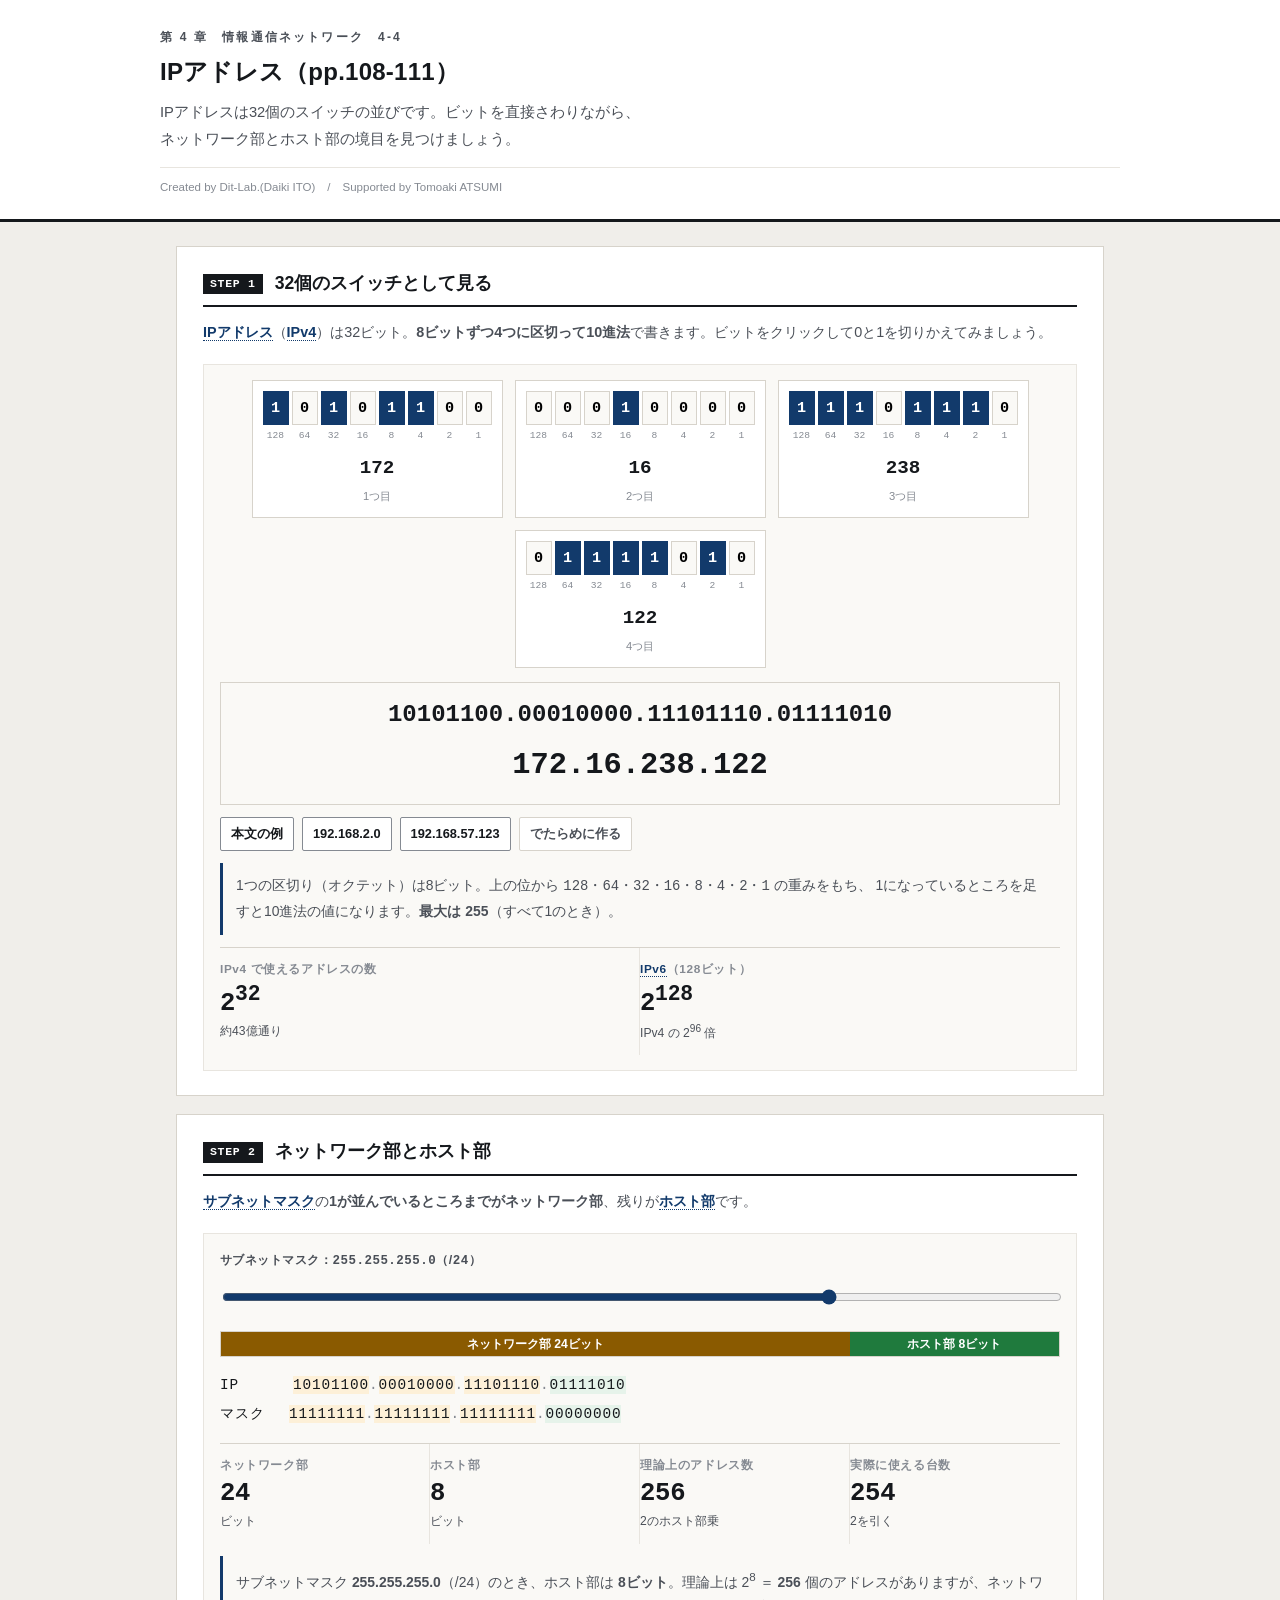
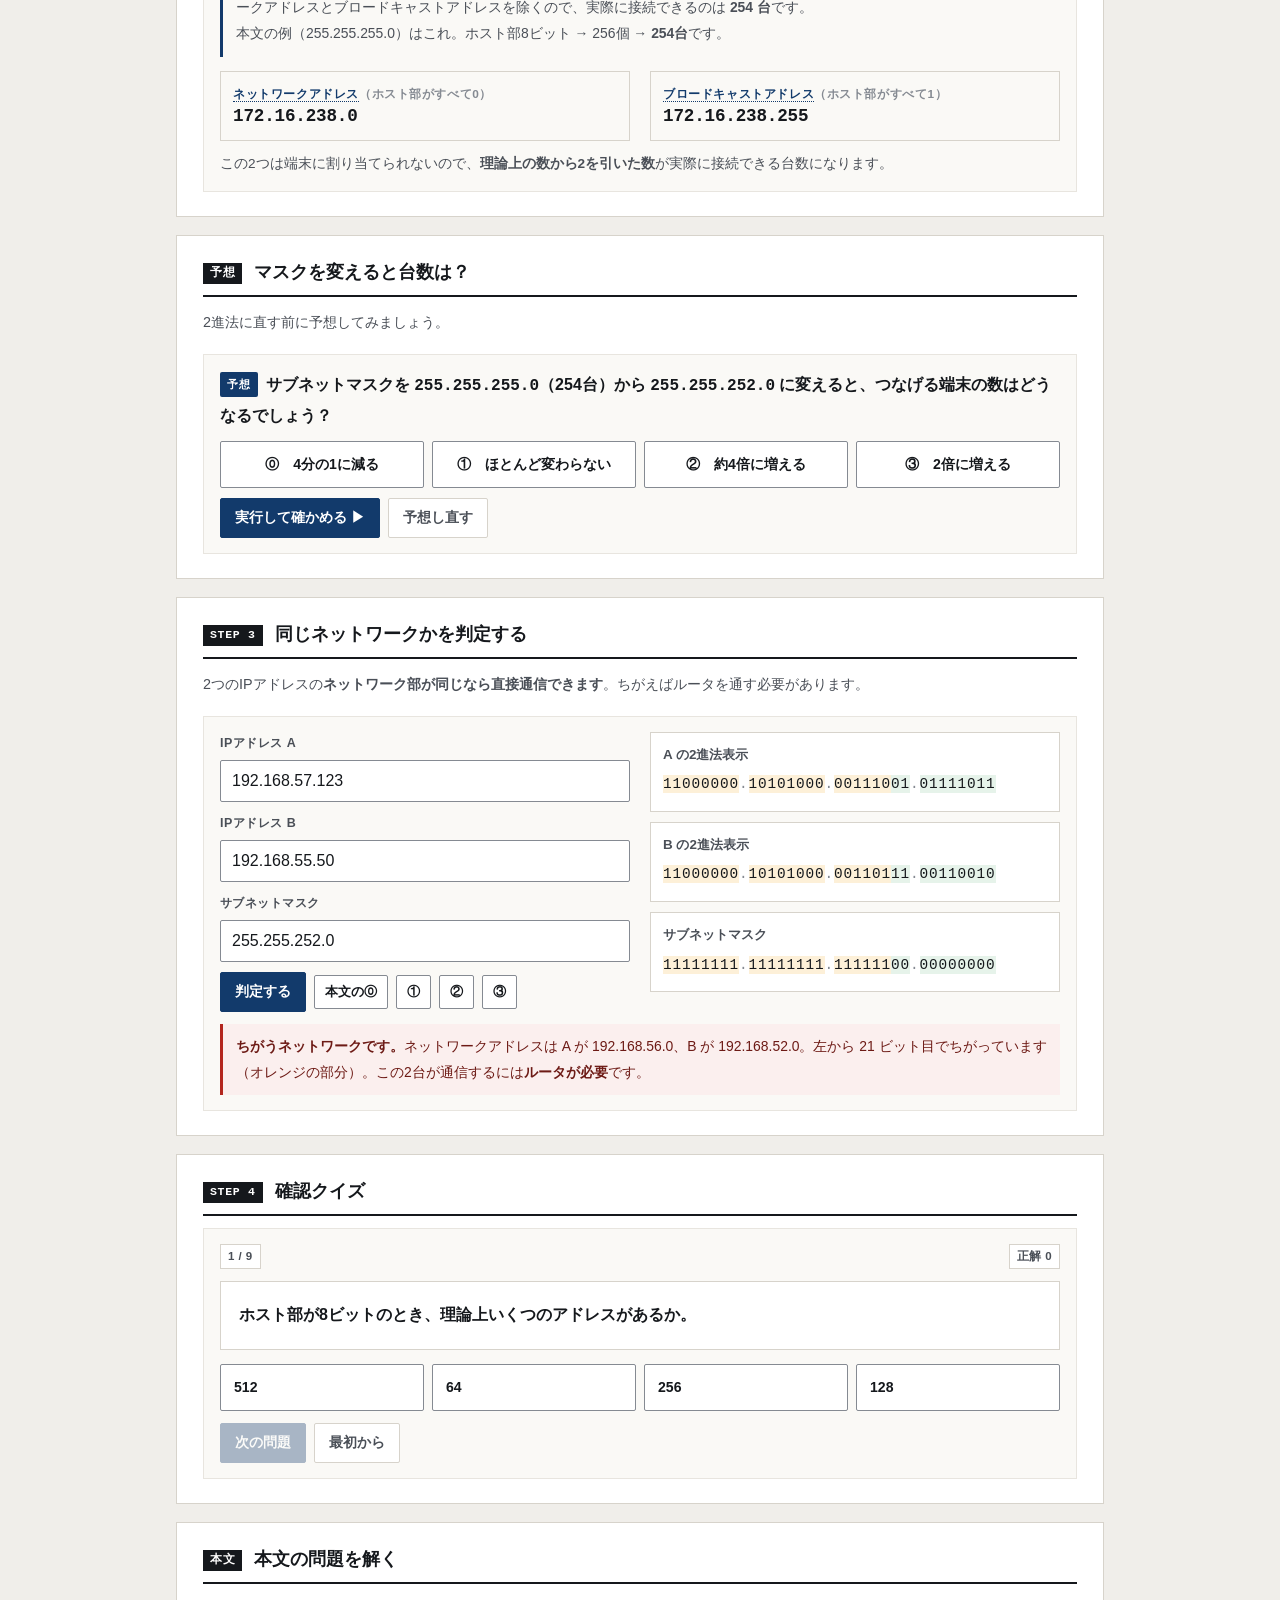
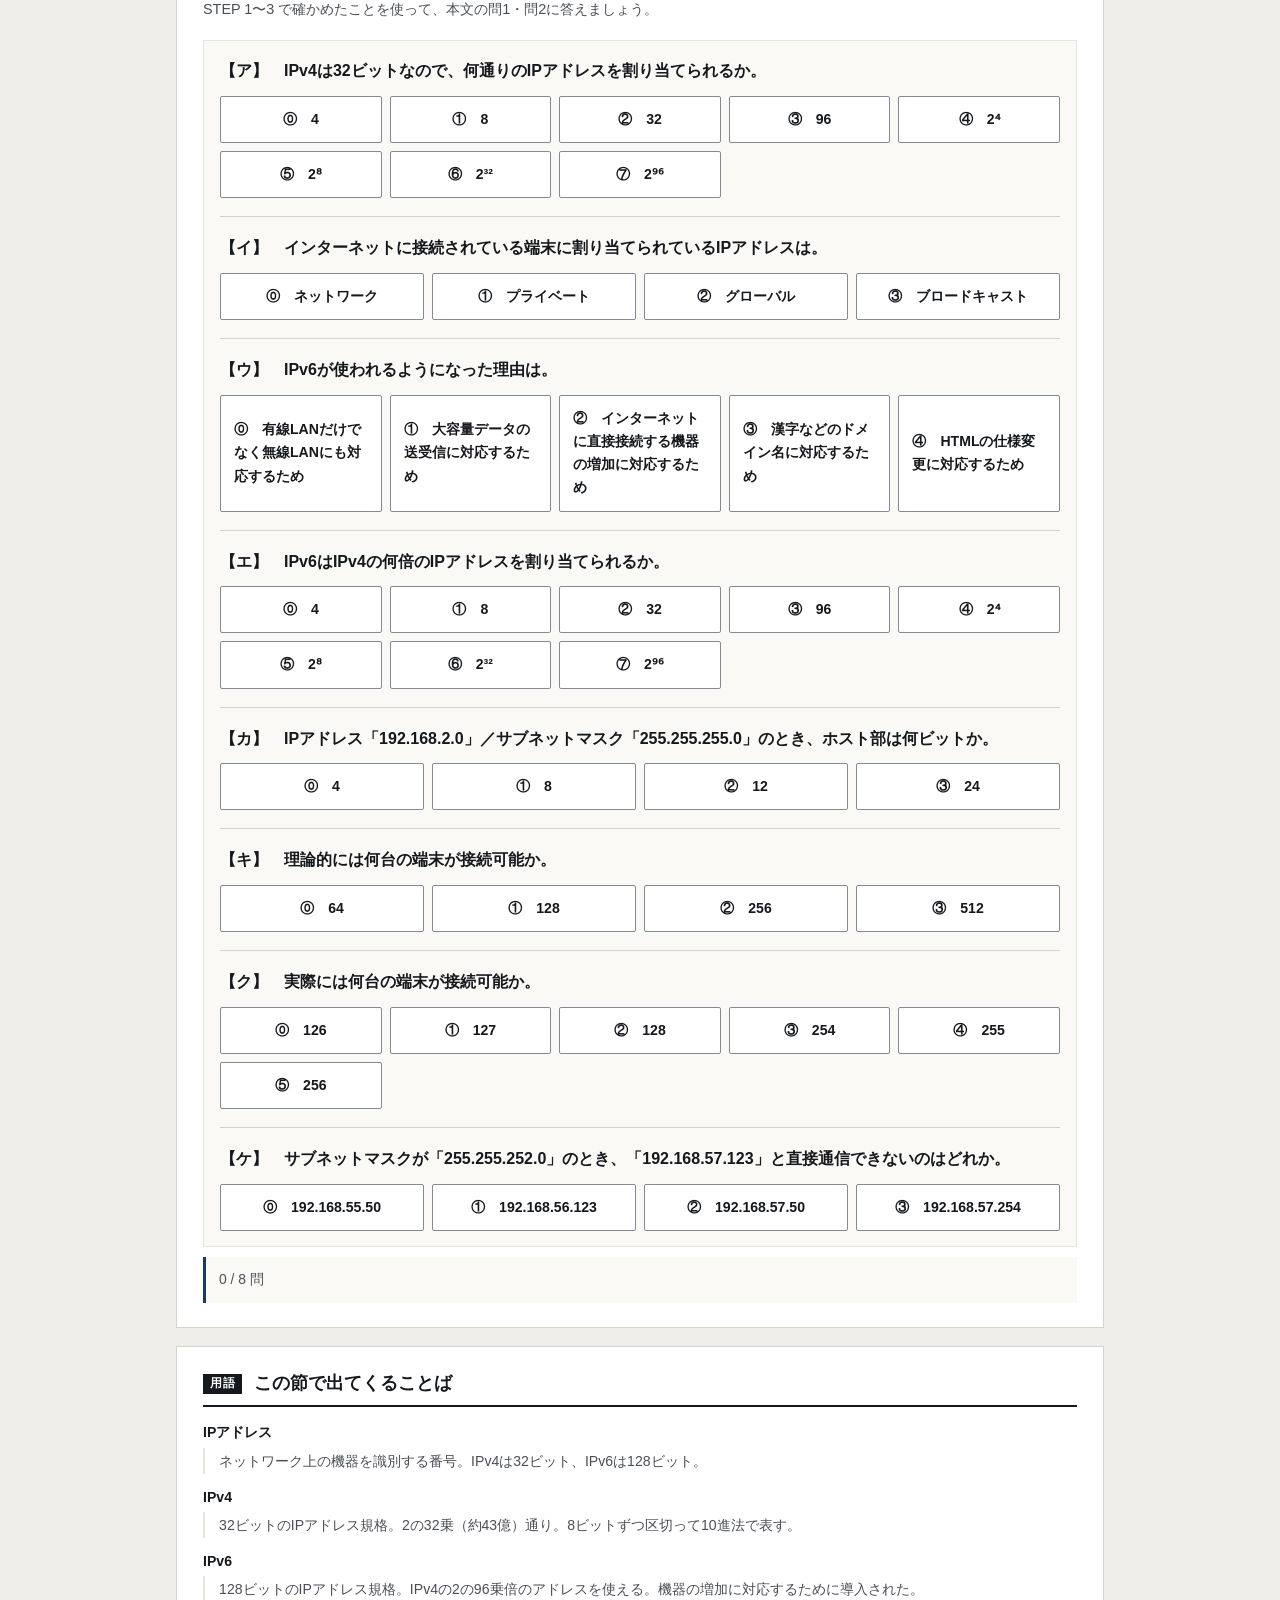
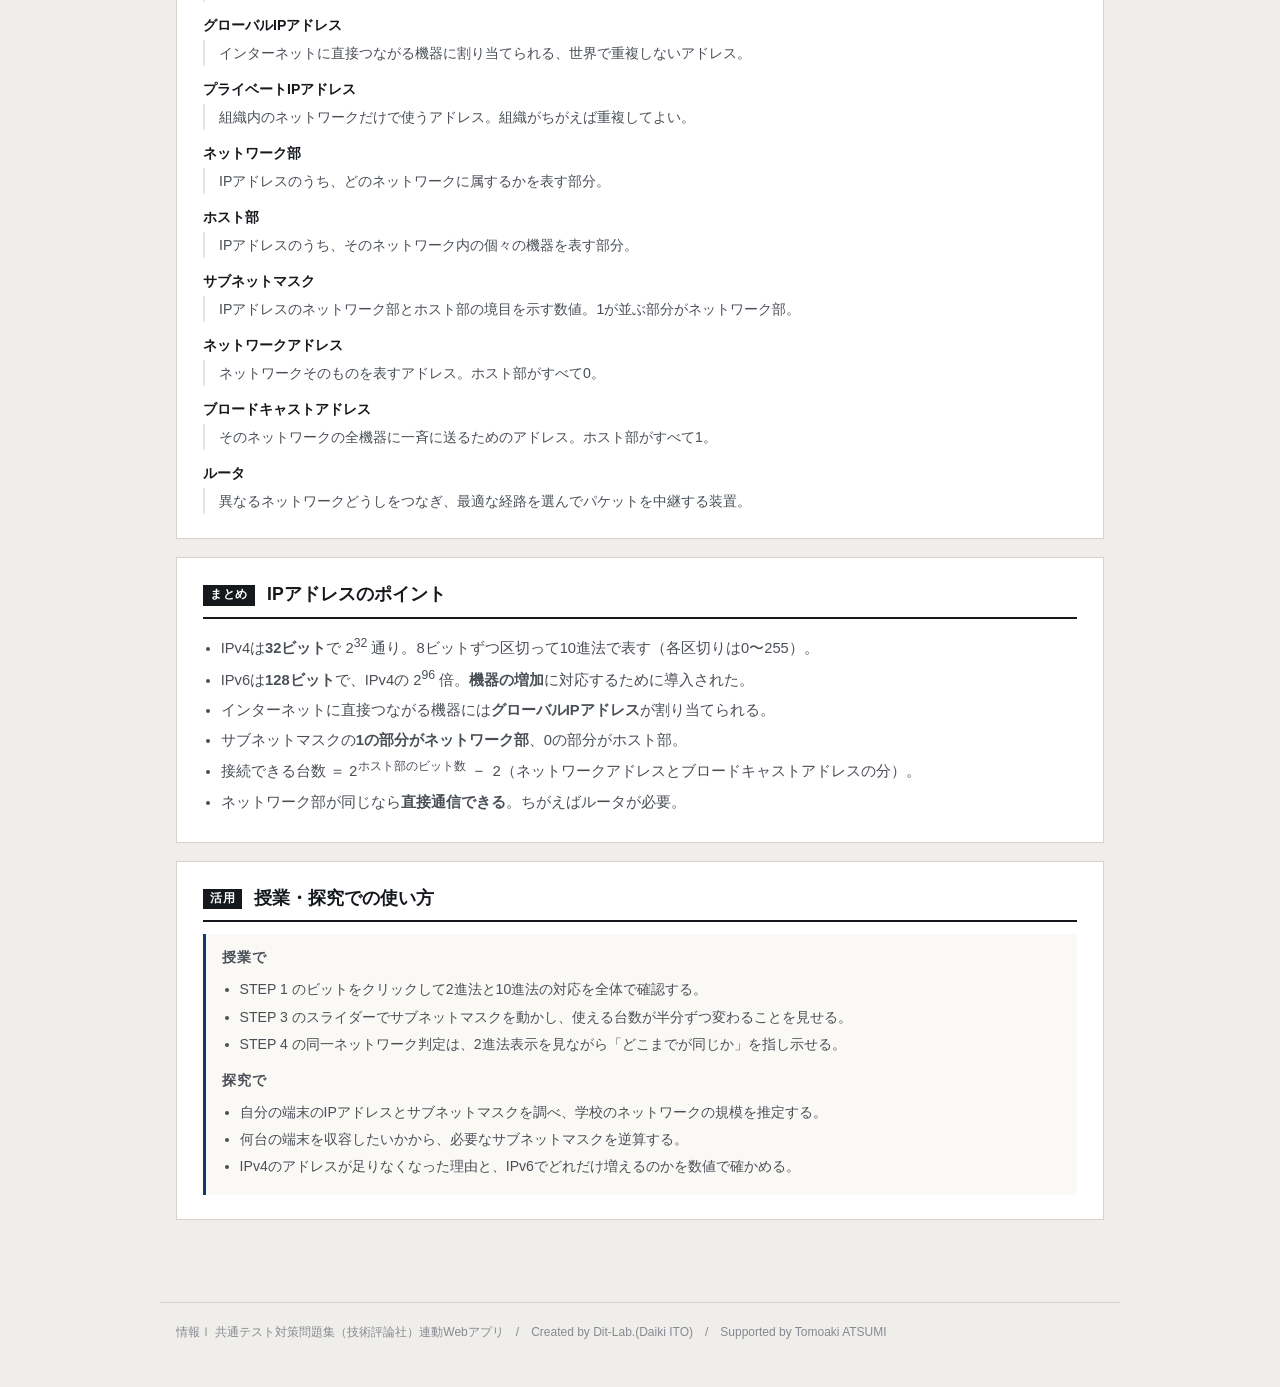
<file: index.html>
<!DOCTYPE html>
<html lang="ja">
<head>
<meta charset="UTF-8">
<meta name="viewport" content="width=device-width, initial-scale=1.0">
<title>IPアドレス｜情報Ⅰ共通テスト対策問題集</title>
<meta name="description" content="IPアドレスは32個のスイッチの並びです。ビットを直接さわりながら、ネットワーク部とホスト部の境目を見つけましょう。">
<link rel="icon" href="data:image/svg+xml,%3Csvg xmlns=%22http://www.w3.org/2000/svg%22 viewBox=%220 0 32 32%22%3E%3Crect width=%2232%22 height=%2232%22 fill=%22%2315181c%22/%3E%3Ctext x=%2216%22 y=%2222%22 font-size=%2218%22 font-family=%22monospace%22 fill=%22%23fff%22 text-anchor=%22middle%22%3E01%3C/text%3E%3C/svg%3E">
<link rel="stylesheet" href="css/style.css?v=88681cd4">
<link rel="stylesheet" href="css/app.css?v=325f4260">
</head>
<body>

<header class="app-header">
  <div class="inner">
    <span class="eyebrow">第 4 章　情報通信ネットワーク　4-4</span>
    <h1>IPアドレス（pp.108-111）</h1>
    <p class="lead">IPアドレスは32個のスイッチの並びです。ビットを直接さわりながら、ネットワーク部とホスト部の境目を見つけましょう。</p>
    <p class="credit">Created by Dit-Lab.(Daiki ITO)　/　Supported by Tomoaki ATSUMI</p>
  </div>
</header>

<main class="wrap">
  <section class="step" id="step1">
    <h2><span class="no">STEP 1</span>32個のスイッチとして見る</h2>
    <p class="desc"><span class="term" data-t="IPアドレス">IPアドレス</span>（<span class="term" data-t="IPv4">IPv4</span>）は32ビット。<strong>8ビットずつ4つに区切って10進法</strong>で書きます。ビットをクリックして0と1を切りかえてみましょう。</p>

    <div class="panel">
      <div class="octets" id="octs"></div>
      <div class="ipline" id="ipLine" style="margin-top:14px"></div>
      <div class="btn-row" style="margin-top:12px">
        <button class="btn sm" data-ip="10101100.00010000.11101110.01111010">本文の例</button>
        <button class="btn sm" data-ip="11000000.10101000.00000010.00000000">192.168.2.0</button>
        <button class="btn sm" data-ip="11000000.10101000.00111001.01111011">192.168.57.123</button>
        <button class="btn sm ghost" id="randIp">でたらめに作る</button>
      </div>
      <div class="note info" style="margin-top:12px">
        1つの区切り（オクテット）は8ビット。上の位から <span class="mono">128・64・32・16・8・4・2・1</span> の重みをもち、
        1になっているところを足すと10進法の値になります。<strong>最大は 255</strong>（すべて1のとき）。
      </div>
      <div class="metrics" style="margin-top:12px">
        <div class="metric"><div class="k">IPv4 で使えるアドレスの数</div><div class="v">2<sup>32</sup></div><div class="s">約43億通り</div></div>
        <div class="metric"><div class="k"><span class="term" data-t="IPv6">IPv6</span>（128ビット）</div><div class="v">2<sup>128</sup></div><div class="s">IPv4 の 2<sup>96</sup> 倍</div></div>
      </div>
    </div>
  </section>

  <section class="step" id="step2">
    <h2><span class="no">STEP 2</span>ネットワーク部とホスト部</h2>
    <p class="desc"><span class="term" data-t="サブネットマスク">サブネットマスク</span>の<strong>1が並んでいるところまでがネットワーク部</strong>、残りが<span class="term" data-t="ホスト部">ホスト部</span>です。</p>

    <div class="panel">
      <label class="fld" for="prefix">サブネットマスク：<span class="mono" id="maskText"></span>（/<span class="mono" id="prefixV">24</span>）</label>
      <input type="range" id="prefix" min="8" max="30" step="1" value="24">
      <div class="maskbar" id="maskBar"></div>

      <div style="margin-top:14px">
        <div class="binrow" id="binIp"></div>
        <div class="binrow" id="binMask"></div>
      </div>

      <div class="metrics" style="margin-top:14px">
        <div class="metric"><div class="k">ネットワーク部</div><div class="v" id="mNet">—</div><div class="s">ビット</div></div>
        <div class="metric"><div class="k">ホスト部</div><div class="v" id="mHost">—</div><div class="s">ビット</div></div>
        <div class="metric"><div class="k">理論上のアドレス数</div><div class="v" id="mTheory">—</div><div class="s">2のホスト部乗</div></div>
        <div class="metric"><div class="k">実際に使える台数</div><div class="v" id="mUsable">—</div><div class="s">2を引く</div></div>
      </div>
      <div class="note" id="maskNote" style="margin-top:12px"></div>

      <div class="grid c2" style="margin-top:14px">
        <div class="metric" style="border:1px solid var(--rule);padding:12px">
          <div class="k"><span class="term" data-t="ネットワークアドレス">ネットワークアドレス</span>（ホスト部がすべて0）</div>
          <div class="v" id="mNetAddr" style="font-size:1.1rem">—</div>
        </div>
        <div class="metric" style="border:1px solid var(--rule);padding:12px">
          <div class="k"><span class="term" data-t="ブロードキャストアドレス">ブロードキャストアドレス</span>（ホスト部がすべて1）</div>
          <div class="v" id="mBcast" style="font-size:1.1rem">—</div>
        </div>
      </div>
      <p class="why" style="margin-top:10px">この2つは端末に割り当てられないので、<strong>理論上の数から2を引いた数</strong>が実際に接続できる台数になります。</p>
    </div>
  </section>

  <section class="step">
    <h2><span class="no">予想</span>マスクを変えると台数は？</h2>
    <p class="desc">2進法に直す前に予想してみましょう。</p>
    <div class="panel"><div id="pdI"></div></div>
  </section>

  <section class="step" id="step3">
    <h2><span class="no">STEP 3</span>同じネットワークかを判定する</h2>
    <p class="desc">2つのIPアドレスの<strong>ネットワーク部が同じなら直接通信できます</strong>。ちがえばルータを通す必要があります。</p>
    <div class="panel">
      <div class="grid c2">
        <div>
          <label class="fld" for="ipA">IPアドレス A</label>
          <input type="text" id="ipA" class="mono" value="192.168.57.123">
          <label class="fld" style="margin-top:10px" for="ipB">IPアドレス B</label>
          <input type="text" id="ipB" class="mono" value="192.168.55.50">
          <label class="fld" style="margin-top:10px" for="maskIn">サブネットマスク</label>
          <input type="text" id="maskIn" class="mono" value="255.255.252.0">
          <div class="btn-row" style="margin-top:10px">
            <button class="btn primary" id="judge">判定する</button>
            <button class="btn sm" data-pair="192.168.57.123|192.168.55.50">本文の⓪</button>
            <button class="btn sm" data-pair="192.168.57.123|192.168.56.123">①</button>
            <button class="btn sm" data-pair="192.168.57.123|192.168.57.50">②</button>
            <button class="btn sm" data-pair="192.168.57.123|192.168.57.254">③</button>
          </div>
        </div>
        <div>
          <div class="cmp-ip"><h4>A の2進法表示</h4><div class="binrow" id="binA"></div></div>
          <div class="cmp-ip"><h4>B の2進法表示</h4><div class="binrow" id="binB"></div></div>
          <div class="cmp-ip"><h4>サブネットマスク</h4><div class="binrow" id="binM"></div></div>
        </div>
      </div>
      <div class="note" id="judgeNote" style="margin-top:12px"></div>
    </div>
  </section>

  <section class="step" id="step4">
    <h2><span class="no">STEP 4</span>確認クイズ</h2>
    <div class="panel">
      <div class="qhead">
        <span class="badge" id="qProgress">1 / 1</span>
        <span class="badge">正解 <span class="score" id="qScore">0</span></span>
      </div>
      <div class="card-q"><div class="q-scene" id="qText"></div></div>
      <div class="choice4" id="qChoices"></div>
      <div class="note" id="qFb" hidden style="margin-top:12px"></div>
      <div class="btn-row" style="margin-top:12px">
        <button class="btn primary" id="qNext" disabled>次の問題</button>
        <button class="btn ghost" id="qReset">最初から</button>
      </div>
    </div>
  </section>

  <section class="step" id="stepBook">
    <h2><span class="no">本文</span>本文の問題を解く</h2>
    <p class="desc">STEP 1〜3 で確かめたことを使って、本文の問1・問2に答えましょう。</p>
    <div class="panel" id="bookBox"></div>
    <div class="note" id="bookNote" style="margin-top:10px"></div>
  </section>

  <section class="step" id="glossary">
    <h2><span class="no">用語</span>この節で出てくることば</h2>
    <div id="glossBox"></div>
  </section>

  <section class="step">
    <h2><span class="no">まとめ</span>IPアドレスのポイント</h2>
    <ul style="margin:0;padding-left:1.2em;color:var(--ink-2);font-size:.92rem;line-height:2.05">
      <li>IPv4は<strong>32ビット</strong>で 2<sup>32</sup> 通り。8ビットずつ区切って10進法で表す（各区切りは0〜255）。</li>
      <li>IPv6は<strong>128ビット</strong>で、IPv4の 2<sup>96</sup> 倍。<strong>機器の増加</strong>に対応するために導入された。</li>
      <li>インターネットに直接つながる機器には<strong>グローバルIPアドレス</strong>が割り当てられる。</li>
      <li>サブネットマスクの<strong>1の部分がネットワーク部</strong>、0の部分がホスト部。</li>
      <li>接続できる台数 ＝ <span class="mono">2<sup>ホスト部のビット数</sup> − 2</span>（ネットワークアドレスとブロードキャストアドレスの分）。</li>
      <li>ネットワーク部が同じなら<strong>直接通信できる</strong>。ちがえばルータが必要。</li>
    </ul>
  </section>

  <section class="step">
    <h2><span class="no">活用</span>授業・探究での使い方</h2>
    <div class="use-note">
      <h3>授業で</h3>
      <ul>
        <li>STEP 1 のビットをクリックして2進法と10進法の対応を全体で確認する。</li>
        <li>STEP 3 のスライダーでサブネットマスクを動かし、使える台数が半分ずつ変わることを見せる。</li>
        <li>STEP 4 の同一ネットワーク判定は、2進法表示を見ながら「どこまでが同じか」を指し示せる。</li>
      </ul>
      <h3 style="margin-top:12px">探究で</h3>
      <ul>
        <li>自分の端末のIPアドレスとサブネットマスクを調べ、学校のネットワークの規模を推定する。</li>
        <li>何台の端末を収容したいかから、必要なサブネットマスクを逆算する。</li>
        <li>IPv4のアドレスが足りなくなった理由と、IPv6でどれだけ増えるのかを数値で確かめる。</li>
      </ul>
    </div>
  </section>

</main>

<footer class="app-footer">
  情報Ⅰ 共通テスト対策問題集（技術評論社）連動Webアプリ　/　Created by Dit-Lab.(Daiki ITO)　/　Supported by Tomoaki ATSUMI
</footer>

<script src="js/tools.js?v=c07db610"></script>
<script src="js/terms.js?v=92038844"></script>
<script src="js/predict.js?v=1b9c8bf0"></script>
<script src="js/quiz.js?v=13402362"></script>
<script src="js/app.js?v=a1d8a9ae"></script>
</body>
</html>
</file>
<file: css/style.css>
/* =========================================================
   情報Ⅰ 共通テスト対策問題集 — Web アプリ共通スタイル
   紙面（参考書）に寄せた設計。装飾色は使わず、色は意味を持つときだけ。
   ========================================================= */

:root{
  --paper:#ffffff;
  --paper-2:#faf9f6;      /* うすい紙 */
  --bg:#f0eeea;           /* 台紙 */
  --ink:#15181c;
  --ink-2:#4a4f57;
  --ink-3:#858a92;
  --rule:#d7d3cb;
  /* 旧名のまま書かれているアプリ用の別名（未定義だと枠線や文字色が消えるため） */
  --line: var(--rule);
  --muted: var(--ink-2);
  --sans: var(--font);         /* 罫線 */
  --rule-2:#e8e5df;
  --accent:#123a6b;       /* 濃紺。主要操作と現在地だけに使う */
  --accent-w:#e9eef6;
  --zero:#c0392b;         /* 左＝0 */
  --one:#1d4ed8;          /* 右＝1 */
  --ok:#1f7a3d;   --ok-bg:#eef6f0;
  --ng:#b3261e;   --ng-bg:#fbefee;
  --warn:#8a5a00; --warn-bg:#fbf5e8;
  --font:"Hiragino Kaku Gothic ProN","Hiragino Sans","Yu Gothic Medium","Yu Gothic",
         "Noto Sans JP",Meiryo,-apple-system,BlinkMacSystemFont,sans-serif;
  --mono:"SFMono-Regular",Menlo,Consolas,"Courier New",monospace;
}

*{box-sizing:border-box}
[hidden]{display:none !important}
html{-webkit-text-size-adjust:100%}
body{
  margin:0; background:var(--bg); color:var(--ink);
  font-family:var(--font); font-size:16px; line-height:1.85;
  font-feature-settings:"palt" 1;
}
h1,h2,h3,h4{line-height:1.45; margin:0; font-weight:700}
p{margin:0 0 .75em} p:last-child{margin-bottom:0}
a{color:var(--accent)}

/* ---------- 標題 ---------- */
.app-header{background:var(--paper); border-bottom:3px solid var(--ink); padding:26px 20px 20px}
.app-header .inner{max-width:960px; margin:0 auto}
.app-header .eyebrow{
  font-size:.75rem; font-weight:700; color:var(--ink-2); letter-spacing:.18em;
  display:block; margin-bottom:7px;
}
.app-header h1{font-size:1.5rem; letter-spacing:.01em}
.app-header .lead{font-size:.92rem; color:var(--ink-2); margin-top:9px; max-width:60ch}
.app-header .credit{
  font-size:.72rem; color:var(--ink-3); margin-top:14px;
  padding-top:9px; border-top:1px solid var(--rule-2);
}

/* ---------- 版面 ---------- */
.wrap{max-width:960px; margin:0 auto; padding:24px 16px 64px}
.step{background:var(--paper); border:1px solid var(--rule); padding:24px 26px; margin-bottom:18px}
.step > h2{
  display:flex; align-items:baseline; gap:12px; font-size:1.1rem;
  padding-bottom:9px; border-bottom:2px solid var(--ink); margin-bottom:12px;
}
.step > h2 .no{
  flex:none; font-family:var(--mono); font-size:.72rem; font-weight:700;
  background:var(--ink); color:var(--paper); padding:2px 7px; letter-spacing:.06em;
  position:relative; top:-2px;
}
.step > .desc{color:var(--ink-2); font-size:.9rem; margin-bottom:18px}
.step[hidden]{display:none}

.grid{display:grid; gap:20px}
.grid > *{min-width:0}          /* 子の中身で列が広がるのを防ぐ */
@media(min-width:800px){ .grid.c2{grid-template-columns:1fr 1fr} }
@media(min-width:800px){ .grid.c21{grid-template-columns:1.45fr 1fr} }

.panel{border:1px solid var(--rule-2); background:var(--paper-2); padding:15px 16px; min-width:0}
.panel > h3{
  font-size:.8rem; font-weight:700; color:var(--ink-2); letter-spacing:.08em;
  margin-bottom:12px; padding-bottom:6px; border-bottom:1px solid var(--rule);
}

/* ---------- 部品 ---------- */
.btn{
  appearance:none; border:1px solid var(--ink-3); background:var(--paper); color:var(--ink);
  font-family:inherit; font-size:.88rem; font-weight:700; padding:8px 14px;
  border-radius:2px; cursor:pointer; min-height:40px; line-height:1.4;
  transition:background .12s, border-color .12s, color .12s;
}
.btn:hover:not(:disabled){background:var(--accent-w); border-color:var(--accent); color:var(--accent)}
.btn:disabled{opacity:.35; cursor:not-allowed}
.btn.primary{background:var(--accent); color:var(--paper); border-color:var(--accent)}
.btn.primary:hover:not(:disabled){background:#0d2c53; color:var(--paper)}
.btn.ghost{border-color:var(--rule); color:var(--ink-2)}
.btn.sm{font-size:.8rem; padding:5px 10px; min-height:34px}
.btn-row{display:flex; flex-wrap:wrap; gap:8px; align-items:center}

/* タブ（見出し下線式） */
.seg{display:flex; gap:0; border-bottom:1px solid var(--rule)}
.seg button{
  appearance:none; border:0; background:transparent; font-family:inherit; font-size:.88rem;
  font-weight:700; color:var(--ink-3); padding:9px 4px; margin-right:26px; cursor:pointer;
  border-bottom:3px solid transparent; margin-bottom:-1px; min-height:40px;
}
.seg button:hover{color:var(--ink-2)}
.seg button[aria-pressed="true"]{color:var(--ink); border-bottom-color:var(--accent)}

label.fld{display:block; font-size:.78rem; font-weight:700; color:var(--ink-2); margin-bottom:5px; letter-spacing:.04em}
input[type=text], textarea, input[type=number]{
  width:100%; font-family:inherit; font-size:1rem; color:var(--ink);
  border:1px solid var(--ink-3); border-radius:2px; padding:9px 11px;
  background:var(--paper); min-height:42px;
}
input:focus, textarea:focus{outline:2px solid var(--accent); outline-offset:-1px; border-color:var(--accent)}
.btn:focus-visible, .seg button:focus-visible, .node-card:focus-visible{outline:2px solid var(--accent); outline-offset:2px}
textarea{resize:vertical; line-height:1.7}
.mono{font-family:var(--mono)}

table.tbl{width:100%; border-collapse:collapse; font-size:.89rem}
table.tbl th, table.tbl td{border-bottom:1px solid var(--rule-2); padding:7px 10px; text-align:right}
table.tbl th:first-child, table.tbl td:first-child{text-align:left}
table.tbl thead th{border-bottom:1.5px solid var(--ink); font-size:.76rem; color:var(--ink-2); font-weight:700; white-space:nowrap}
.tbl-scroll{overflow-x:auto; -webkit-overflow-scrolling:touch; max-width:100%}

.note{padding:10px 13px; font-size:.87rem; border-left:3px solid var(--ink-3); background:var(--paper-2); overflow-wrap:break-word; word-break:break-word}
.note.ok{background:var(--ok-bg); border-left-color:var(--ok); color:#123f22}
.note.ng{background:var(--ng-bg); border-left-color:var(--ng); color:#6d1a15}
.note.info{background:var(--paper-2); border-left-color:var(--accent); color:var(--ink-2)}
.note.warn{background:var(--warn-bg); border-left-color:var(--warn); color:#5c3d00}
.note[hidden]{display:none}

.badge{
  display:inline-block; font-size:.72rem; font-weight:700; padding:1px 7px;
  border:1px solid var(--rule); color:var(--ink-2); background:var(--paper); letter-spacing:.04em;
}

/* 数値は罫線で仕切るだけ。カードにしない */
.metrics{display:flex; flex-wrap:wrap; gap:0; border-top:1px solid var(--rule)}
.metric{flex:1 1 130px; padding:11px 14px 11px 0; border-right:1px solid var(--rule-2)}
.metric:last-child{border-right:0}
.metric .k{font-size:.74rem; color:var(--ink-3); font-weight:700; letter-spacing:.05em}
.metric .v{font-size:1.6rem; font-weight:700; line-height:1.3; font-family:var(--mono); letter-spacing:-.01em}
.metric .s{font-size:.76rem; color:var(--ink-2)}

.bit0{color:var(--zero); font-weight:700}
.bit1{color:var(--one); font-weight:700}

.app-footer{
  max-width:960px; margin:0 auto; padding:18px 16px 44px; color:var(--ink-3);
  font-size:.75rem; border-top:1px solid var(--rule);
}
.sr-only{position:absolute;width:1px;height:1px;overflow:hidden;clip:rect(0 0 0 0);white-space:nowrap}

@media(max-width:640px){
  body{font-size:15px}
  .app-header{padding:20px 16px 16px}
  .app-header h1{font-size:1.16rem}
  .wrap{padding:16px 12px 52px}
  .step{padding:18px 15px}
  .seg button{margin-right:18px; font-size:.84rem}
  .metric{flex-basis:50%; border-right:0}
}
@media (prefers-reduced-motion:reduce){ *{animation:none!important; transition:none!important} }

/* ---------- 自分のデータ・共有・印刷 ---------- */
.toolbar{display:flex; flex-wrap:wrap; gap:8px; align-items:center; margin-top:12px;
  padding-top:12px; border-top:1px solid var(--rule-2)}
.toolbar .hint{font-size:.78rem; color:var(--ink-3)}
.paste-area{width:100%; min-height:110px; font-family:var(--mono); font-size:.86rem}
.use-note{background:var(--paper-2); border-left:3px solid var(--accent); padding:14px 16px; font-size:.88rem}
.use-note h3{font-size:.86rem; letter-spacing:.06em; margin-bottom:8px; color:var(--ink-2)}
.use-note ol, .use-note ul{margin:0; padding-left:1.25em; line-height:1.95; color:var(--ink-2)}

@media print{
  body{background:#fff}
  .app-header{border-bottom:2px solid #000}
  .step{border:1px solid #bbb; break-inside:avoid; page-break-inside:avoid; margin-bottom:12px}
  .btn, .seg, .toolbar, input[type=range]{display:none !important}
  .note{border-left-width:2px}
  a[href]:after{content:""}
}

/* ---------- 入力グリッド ---------- */
.dg-scroll{overflow:auto; -webkit-overflow-scrolling:touch; border:1px solid var(--rule); background:var(--paper); max-height:420px}
table.dg{border-collapse:collapse; font-family:var(--mono); font-size:.9rem; min-width:100%}
table.dg th, table.dg td{border:1px solid var(--rule-2); padding:0}
table.dg thead th{background:var(--paper-2); position:sticky; top:0; z-index:2}
table.dg .dg-n{background:var(--paper-2); color:var(--ink-3); font-size:.76rem; font-weight:400;
  text-align:center; min-width:34px; padding:0 4px; position:sticky; left:0; z-index:1}
table.dg .dg-corner{background:var(--paper-2); min-width:34px; position:sticky; left:0; z-index:3}
table.dg .dg-act{background:var(--paper-2); width:34px}
.dg-h, .dg-c{width:100%; min-width:96px; border:0; background:transparent; font-family:inherit;
  font-size:.9rem; padding:8px 9px; color:var(--ink); min-height:38px}
.dg-h{font-weight:700; font-family:var(--font); font-size:.82rem; color:var(--ink-2)}
.dg-c.num{text-align:right}
.dg-c:focus, .dg-h:focus{outline:2px solid var(--accent); outline-offset:-2px; background:var(--accent-w)}
.dg-del{border:0; background:transparent; color:var(--ink-3); cursor:pointer; width:32px; height:34px; font-size:1rem}
.dg-del:hover{color:var(--ng)}
.dg-tools{display:flex; flex-wrap:wrap; gap:8px; align-items:center; margin-top:10px}
.dg-hint{font-size:.76rem; color:var(--ink-3)}

/* ---------- ファイル読み込み ---------- */
.filebox{display:flex; flex-wrap:wrap; gap:10px; align-items:center; padding:12px;
  border:1px dashed var(--rule); background:var(--paper-2)}
.filebox input[type=file]{font-size:.85rem; font-family:inherit; max-width:100%}
.filebox .sel{max-width:220px}
.filelabel{display:inline-flex; align-items:center; gap:6px; font-size:.85rem; font-weight:700;
  border:1px solid var(--ink-3); background:var(--paper); padding:8px 14px; border-radius:2px; cursor:pointer; min-height:40px}
.filelabel:hover{border-color:var(--accent); color:var(--accent); background:var(--accent-w)}
.filelabel input{display:none}

/* ---------- 用語解説 ---------- */
.term{position:relative; border-bottom:1.5px dotted var(--accent); cursor:help; color:var(--accent); font-weight:700}
.term .term-pop{display:none; position:absolute; left:0; top:1.7em; z-index:50; width:min(300px,78vw);
  background:var(--paper); border:1px solid var(--ink-3); box-shadow:0 6px 20px rgba(0,0,0,.14);
  padding:10px 12px; font-size:.82rem; font-weight:400; color:var(--ink-2); line-height:1.75;
  border-left:3px solid var(--accent); cursor:auto; text-align:left}
.term .term-pop b{display:block; color:var(--ink); font-size:.86rem; margin-bottom:3px}
.term.open .term-pop{display:block}
dl.gloss{margin:0; font-size:.88rem}
dl.gloss dt{font-weight:700; color:var(--ink); margin-top:10px}
dl.gloss dt:first-child{margin-top:0}
dl.gloss dd{margin:2px 0 0; color:var(--ink-2); line-height:1.85; padding-left:1em; border-left:2px solid var(--rule-2)}
@media print{ .term{border-bottom:0; color:inherit} .term .term-pop{display:none !important} }

/* ---------- スマホ・タブレット ---------- */
@media (max-width:1024px){
  /* iOS で入力時に画面が勝手に拡大するのを防ぐ（16px 未満だとズームする） */
  input[type=text], input[type=number], textarea, select, .dg-c, .dg-h{ font-size:16px }
  .dg-c, .dg-h{ min-width:110px }
}
@media (max-width:820px){
  .grid.c2,.grid.c21{grid-template-columns:1fr}
  .dg-scroll{max-height:340px}
  .filebox{flex-direction:column; align-items:stretch}
  .filebox .sel{max-width:100%}
  .term .term-pop{left:auto; right:0; width:min(280px,86vw)}
}
@media (max-width:480px){
  .step > h2{font-size:1rem; flex-wrap:wrap}
  .metrics{gap:0}
  .metric{flex-basis:50%; padding-right:10px}
  .metric .v{font-size:1.3rem}
  .btn{padding:8px 12px}
  .dg-tools{gap:6px}
  .dg-hint{width:100%}
}
/* タッチ操作でのスクロールを滑らかに */
.tbl-scroll, .dg-scroll, .tree-box{ -webkit-overflow-scrolling:touch; overscroll-behavior-x:contain }

/* 幅指定つきの入力欄がスマートフォンではみ出さないようにする */
input[type=text], input[type=number], input[type=search], textarea, select{ max-width:100% }
.btn-row > label{ min-width:0; max-width:100% }
.btn-row > label input, .btn-row > label select{ max-width:100% }

/* 共通：○×判定・並べかえ（quiz.js 用） */
.abcde{border:1px solid var(--rule); border-radius:3px; overflow:hidden}
.abcde > div{border-top:1px solid var(--rule); padding:10px 12px}
.abcde > div:first-child{border-top:0}
.abcde .st{display:flex; gap:10px; align-items:flex-start; flex-wrap:wrap}
.abcde .st .k{font-weight:700; font-family:var(--mono); min-width:1.4em}
.abcde .st .t{flex:1; min-width:12em}
.abcde .jb{display:flex; gap:6px}
.abcde .jb .btn{min-width:3.4em; padding:6px 10px; text-align:center}
.prep{display:grid; grid-template-columns:repeat(auto-fit,minmax(150px,1fr)); gap:10px; margin-top:10px}
.prep .slot{border:1px dashed var(--ink-3); border-radius:3px; padding:10px; min-height:92px; background:var(--paper)}
.prep .slot.filled{border-style:solid}
.prep .slot .tag{font:700 .74rem/1.4 var(--mono); color:var(--accent); display:block; margin-bottom:6px}
.prep .slot .txt{font-size:.86rem; line-height:1.7}
.cards{display:flex; flex-wrap:wrap; gap:8px; margin-top:10px}
.cards .c{border:1px solid var(--ink-3); border-radius:3px; padding:9px 12px; background:var(--paper);
  cursor:pointer; font-size:.88rem; max-width:100%; text-align:left; font-family:inherit; color:var(--ink)}
.cards .c:hover{background:var(--warn-bg)}
.cards .c.used{opacity:.35; pointer-events:none}

/* --- 予想してから実行 --- */
.pmark{display:inline-block; background:var(--accent); color:#fff; font-size:.7rem; font-weight:700;
  letter-spacing:.08em; padding:2px 7px; border-radius:2px; margin-right:8px; vertical-align:2px}
input.pin{font-size:1.05rem; padding:7px 10px; border:1px solid var(--rule); border-radius:3px;
  width:9em; max-width:100%; background:#fff}
.btn-row .unit{color:var(--muted); font-size:.9rem}
.choice4 .btn.on{border-color:var(--accent); box-shadow:inset 0 0 0 1px var(--accent); font-weight:700}
/* 設問文の見出し（flex ではなく通常の段落。.qhead は左右振り分け用なので用途が別） */
.pq{margin:0 0 10px; font-weight:700; line-height:1.85}

/* --- 自分のテーマでやってみる（ワークシート） --- */
.wsheet{display:grid; gap:14px}
@media(min-width:760px){ .wsheet{grid-template-columns:1fr 1fr} }
.wsf{display:block}
.wsf .wsl{display:block; font-weight:700; font-size:.9rem; margin-bottom:3px}
.wsf .wsh{display:block; font-size:.78rem; color:var(--muted); margin-bottom:5px; line-height:1.6}
.wsf textarea{width:100%; max-width:100%; font:inherit; font-size:.92rem; line-height:1.75;
  padding:8px 10px; border:1px solid var(--rule); border-radius:3px; background:#fff; resize:vertical}
.wsf textarea:focus{outline:2px solid var(--accent); outline-offset:-2px}
.wsout{margin-top:14px; border:1px solid var(--ink-3); border-radius:3px; background:#fff; padding:16px 18px}
.wsout h4{margin:0 0 10px; font-size:1rem}
.wsout dl{margin:0}
.wsout dt{font-weight:700; font-size:.84rem; color:var(--accent); margin-top:10px}
.wsout dd{margin:2px 0 0; font-size:.92rem; line-height:1.85; white-space:pre-wrap}
.wsout .wsmsg{margin:10px 0 0; font-size:.86rem; color:var(--muted)}
@media print{
  .app-header, .btn-row, .step:not(.wsprint){ display:none !important }
  .wsout{border:none; padding:0}
}
</file>
<file: css/app.css>
.qhead{display:flex; justify-content:space-between; align-items:center; margin-bottom:12px}
.card-q{border:1px solid var(--rule); background:var(--paper); padding:18px; margin-bottom:14px}
.q-scene{font-size:1rem; font-weight:700; line-height:1.9}
.choice4{display:grid; gap:8px; grid-template-columns:repeat(auto-fit,minmax(160px,1fr))}
.choice4 .btn{text-align:left; line-height:1.65; padding:11px 13px}
.choice4 .btn.correct{background:var(--ok-bg); border-color:var(--ok); color:var(--ok)}
.choice4 .btn.wrong{background:var(--ng-bg); border-color:var(--ng); color:var(--ng)}
.choice4.locked{pointer-events:none}
.sel{width:100%; font-family:inherit; font-size:.95rem; padding:9px 11px; min-height:42px;
  border:1px solid var(--ink-3); border-radius:2px; background:var(--paper); color:var(--ink)}
input[type=range]{width:100%; accent-color:var(--accent); height:34px}
.why{font-size:.85rem; color:var(--ink-2); line-height:1.85}
.eqbox{font-family:var(--mono); font-size:1.02rem; font-weight:700; text-align:center; padding:14px;
  border:1px solid var(--rule); background:var(--paper-2); line-height:1.8}
.blankin{border:1.5px solid var(--accent); background:#fff; padding:6px 8px; text-align:center;
  font-family:var(--mono); min-height:38px; font-size:.95rem; max-width:120px}
.blankin.ok{border-color:var(--ok); background:var(--ok-bg)}
.blankin.ng{border-color:var(--ng); background:var(--ng-bg)}
table.tbl td .blankin{width:100%; max-width:none}
.octets{display:flex; flex-wrap:wrap; gap:12px; justify-content:center}
.oct{border:1px solid var(--rule); background:var(--paper); padding:10px}
.oct .bits{display:flex; gap:3px}
.oct .b{width:26px; height:34px; border:1px solid var(--rule); background:var(--paper-2); font-family:var(--mono);
  font-weight:700; font-size:.95rem; cursor:pointer; padding:0}
.oct .b.on{background:var(--accent); color:#fff; border-color:var(--accent)}
.oct .b.net{box-shadow:inset 0 -4px 0 #8a5a00}
.oct .b.host{box-shadow:inset 0 -4px 0 #1f7a3d}
.oct .w{display:flex; gap:3px; margin-top:2px}
.oct .w span{width:26px; text-align:center; font-size:.6rem; color:var(--ink-3); font-family:var(--mono)}
.oct .dec{text-align:center; font-family:var(--mono); font-size:1.2rem; font-weight:700; margin-top:6px}
.oct .lbl{text-align:center; font-size:.7rem; color:var(--ink-3)}
.ipline{font-family:var(--mono); font-size:1.5rem; font-weight:700; text-align:center; padding:10px;
  border:1px solid var(--rule); background:var(--paper-2); word-break:break-all}
.maskbar{display:flex; height:26px; border:1px solid var(--rule); overflow:hidden; margin-top:8px}
.maskbar .net{background:#8a5a00}
.maskbar .host{background:#1f7a3d}
.maskbar span{display:flex; align-items:center; justify-content:center; color:#fff; font-size:.76rem; font-weight:700}
.binrow{font-family:var(--mono); font-size:.9rem; letter-spacing:.06em; word-break:break-all; line-height:2}
.binrow .np{background:#fdf0d8; padding:1px 0}
.binrow .hp{background:#e6f3ea; padding:1px 0}
.cmp-ip{border:1px solid var(--rule); background:var(--paper); padding:12px; margin-bottom:10px}
.cmp-ip h4{font-size:.84rem; margin-bottom:6px; color:var(--ink-2)}

/* サブネットマスクのバーをなめらかに */
.maskbar .net,.maskbar .host{transition:width .45s cubic-bezier(.45,.05,.35,1)}
</file>
